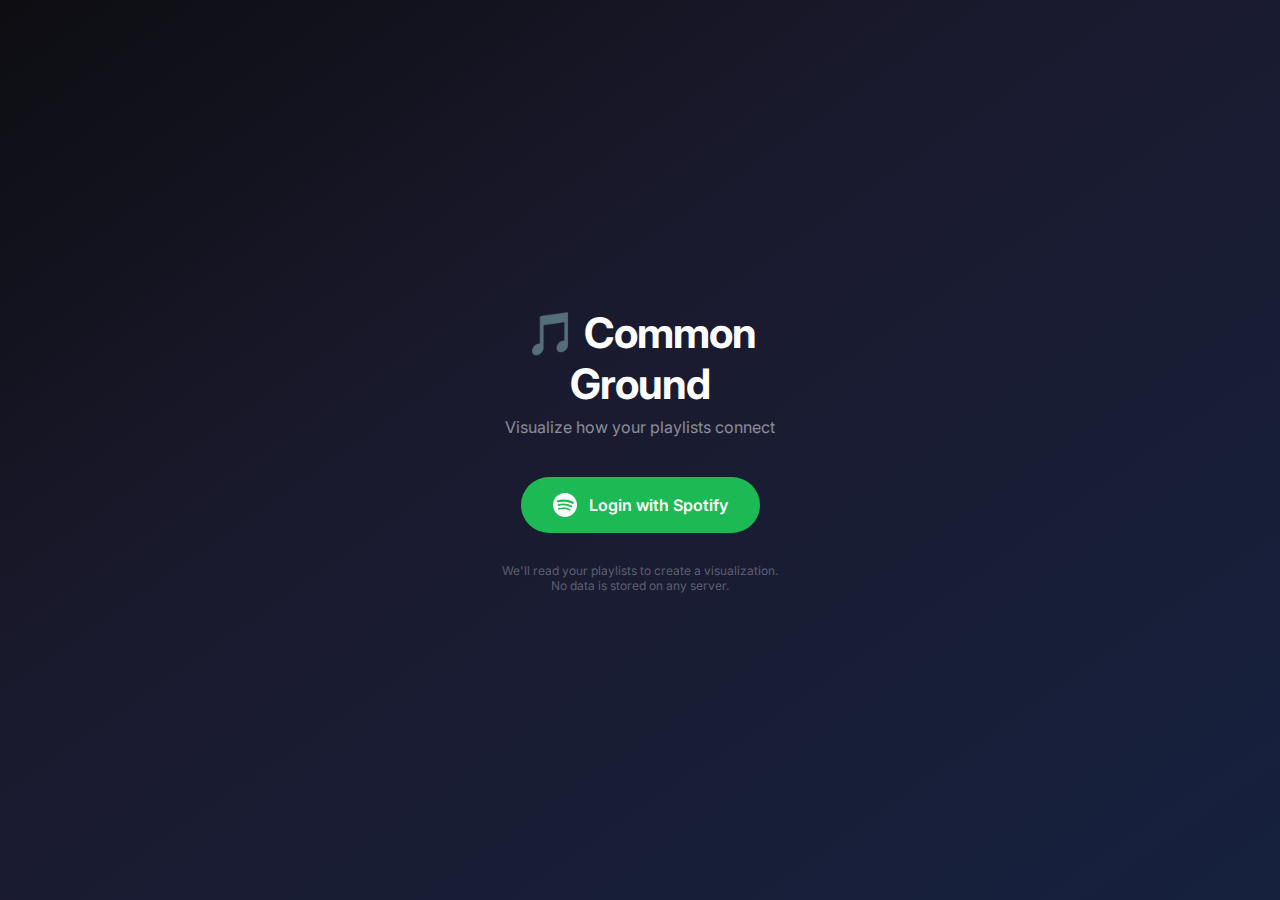
<file: index.html>
<!DOCTYPE html>
<html lang="en">
<head>
  <meta charset="UTF-8">
  <meta name="viewport" content="width=device-width, initial-scale=1.0">
  <title>Common Ground - Music Visualization</title>
  <link href="https://fonts.googleapis.com/css2?family=Inter:wght@400;500;600;700&display=swap" rel="stylesheet">
  <link rel="stylesheet" href="style.css">
</head>
<body>
  <!-- Login Screen -->
  <div id="login-screen">
    <div class="login-container">
      <h1>🎵 Common Ground</h1>
      <p class="tagline">Visualize how your playlists connect</p>
      <button class="spotify-btn" id="login-btn">
        <svg viewBox="0 0 24 24" fill="currentColor"><path d="M12 0C5.4 0 0 5.4 0 12s5.4 12 12 12 12-5.4 12-12S18.66 0 12 0zm5.521 17.34c-.24.359-.66.48-1.021.24-2.82-1.74-6.36-2.101-10.561-1.141-.418.122-.779-.179-.899-.539-.12-.421.18-.78.54-.9 4.56-1.021 8.52-.6 11.64 1.32.42.18.479.659.301 1.02zm1.44-3.3c-.301.42-.841.6-1.262.3-3.239-1.98-8.159-2.58-11.939-1.38-.479.12-1.02-.12-1.14-.6-.12-.48.12-1.021.6-1.141C9.6 9.9 15 10.561 18.72 12.84c.361.181.54.78.241 1.2zm.12-3.36C15.24 8.4 8.82 8.16 5.16 9.301c-.6.179-1.2-.181-1.38-.721-.18-.601.18-1.2.72-1.381 4.26-1.26 11.28-1.02 15.721 1.621.539.3.719 1.02.419 1.56-.299.421-1.02.599-1.559.3z"/></svg>
        Login with Spotify
      </button>
      <p class="login-footer">We'll read your playlists to create a visualization.<br>No data is stored on any server.</p>
    </div>
  </div>
  
  <!-- Loading Screen -->
  <div id="loading">
    <div class="loader"></div>
    <p id="loading-text">Connecting to Spotify...</p>
    <p class="progress" id="loading-progress"></p>
  </div>
  
  <!-- Main App -->
  <div id="app">
    <div class="control-panel">
      <h1>🎵 Common Ground</h1>
      <p class="subtitle"><span id="song-count">0</span> songs • <span id="playlist-count">0</span> playlists</p>
      
      <div class="user-info" id="user-info">
        <div class="user-avatar" id="user-avatar">?</div>
        <div class="user-details">
          <div class="user-name" id="user-name">Loading...</div>
          <div class="user-logout" id="logout-btn">Logout</div>
        </div>
      </div>
      
      <input type="text" class="search-input" id="search" placeholder="Search songs or artists...">
      <div class="search-results" id="search-results"></div>
      
      <div class="section-title">Zoom: <span id="zoom-level">35</span>%</div>
      <div class="zoom-controls">
        <button class="zoom-btn" onclick="adjustZoom(-0.1)">−</button>
        <button class="zoom-btn" onclick="resetZoom()">Reset</button>
        <button class="zoom-btn" onclick="adjustZoom(0.1)">+</button>
      </div>
      <div class="zoom-hint">Scroll to zoom • Drag to pan</div>
      
      <div class="section-title">Your Taste Profile</div>
      <div class="taste-profile" id="taste-profile">
        <div class="taste-score-container">
          <div class="taste-label" id="taste-label">Analyzing...</div>
          <div class="taste-bar-bg">
            <div class="taste-bar" id="taste-bar"></div>
          </div>
          <div class="taste-spectrum">
            <span>Eclectic</span>
            <span>Focused</span>
          </div>
        </div>
        <div class="taste-stats" id="taste-stats"></div>
      </div>
      
      <div class="section-title">Genres</div>
      <div class="genres-grid" id="genres"></div>
      
      <div class="section-title">Playlists</div>
      <div class="playlists-list" id="playlists"></div>
    </div>
    
    <div id="grid-container"><div id="grid"></div></div>
    
    <div class="tooltip" id="tooltip">
      <div class="song-name" id="tooltip-song"></div>
      <div class="artist-name" id="tooltip-artist"></div>
      <div class="category-badge" id="tooltip-category"></div>
      <div class="playlist-tags" id="tooltip-playlists"></div>
    </div>
    
    <div class="instructions">
      <div>🔍 <strong>Hover</strong> playlists/genres to highlight</div>
      <div>📍 Most popular songs are in the <strong>center</strong></div>
    </div>
  </div>

  <script src="app.js"></script>
</body>
</html>
</file>
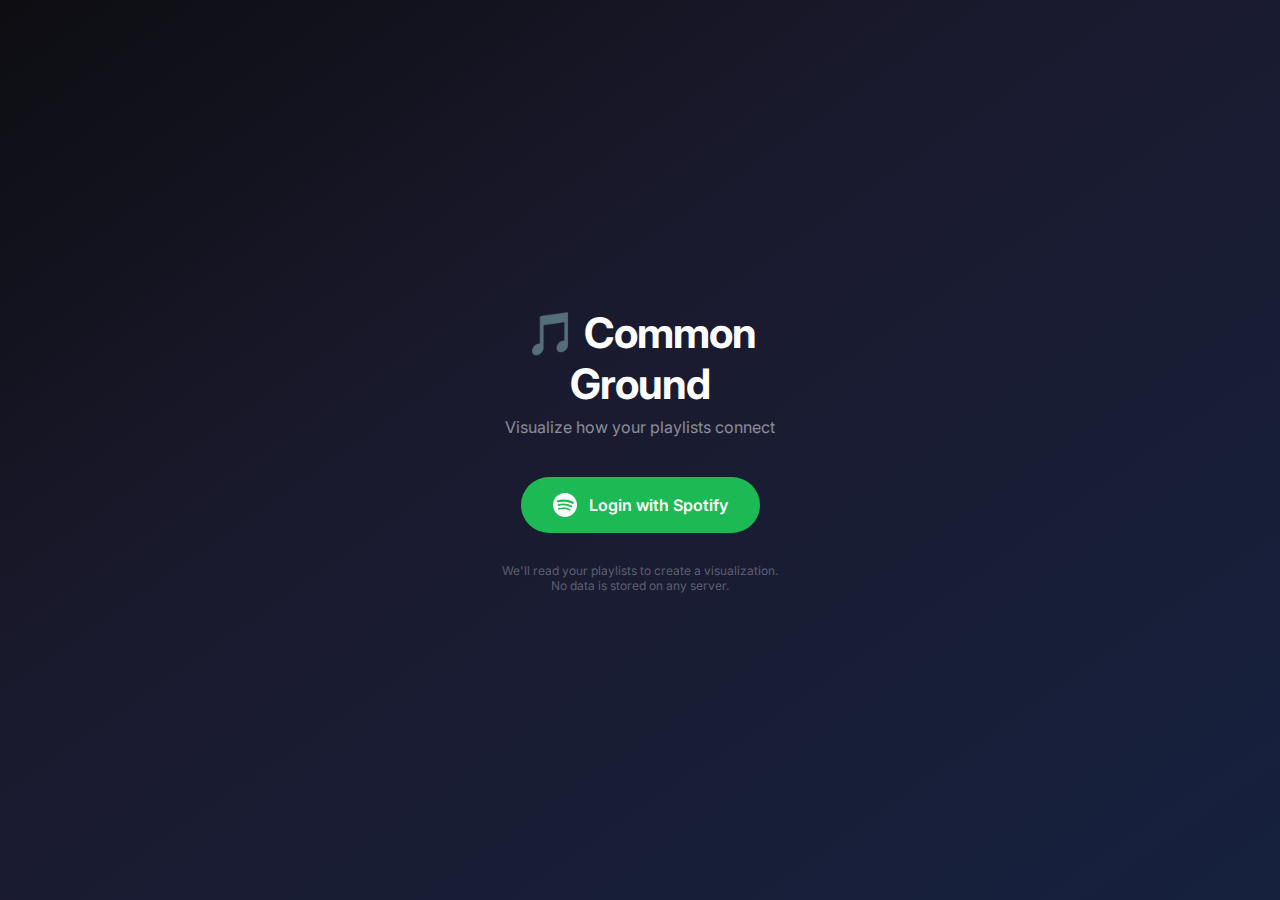
<file: spotify-callback/index.html>
<!DOCTYPE html>
<html lang="en">
    <head>
        <meta charset="utf-8">
        <meta name="viewport" content="width=device-width, initial-scale=1.0">
    </head>
    <body>
    </body>
    <script src="index.js"></script>
</html>
</file>
<file: style.css>
/* Common Ground - Music Visualization Styles */

* { box-sizing: border-box; margin: 0; padding: 0; }

body { 
  font-family: 'Inter', -apple-system, sans-serif;
  background: linear-gradient(145deg, #0d0d12 0%, #1a1a2e 40%, #16213e 100%);
  min-height: 100vh;
  overflow: hidden;
  color: #fff;
}

/* ==================== LOGIN SCREEN ==================== */
#login-screen {
  position: fixed;
  inset: 0;
  display: flex;
  flex-direction: column;
  align-items: center;
  justify-content: center;
  background: linear-gradient(145deg, #0d0d12 0%, #1a1a2e 40%, #16213e 100%);
  z-index: 10000;
}

#login-screen.hidden { display: none; }

.login-container {
  text-align: center;
  max-width: 400px;
  padding: 40px;
}

.login-container h1 {
  font-size: 42px;
  font-weight: 700;
  margin-bottom: 8px;
  letter-spacing: -1px;
}

.login-container .tagline {
  color: rgba(255,255,255,0.5);
  font-size: 16px;
  margin-bottom: 40px;
}

.spotify-btn {
  display: inline-flex;
  align-items: center;
  gap: 12px;
  background: #1DB954;
  color: #fff;
  border: none;
  padding: 16px 32px;
  border-radius: 50px;
  font-size: 16px;
  font-weight: 600;
  cursor: pointer;
  transition: all 0.2s;
  font-family: inherit;
}

.spotify-btn:hover { background: #1ed760; transform: scale(1.03); }
.spotify-btn:active { transform: scale(0.98); }
.spotify-btn svg { width: 24px; height: 24px; }

.login-footer {
  margin-top: 30px;
  font-size: 12px;
  color: rgba(255,255,255,0.3);
}

/* ==================== LOADING SCREEN ==================== */
#loading {
  position: fixed;
  inset: 0;
  display: none;
  flex-direction: column;
  align-items: center;
  justify-content: center;
  background: linear-gradient(145deg, #0d0d12 0%, #1a1a2e 40%, #16213e 100%);
  z-index: 9999;
}

#loading.visible { display: flex; }

.loader {
  width: 50px;
  height: 50px;
  border: 3px solid rgba(255,255,255,0.1);
  border-top-color: #1DB954;
  border-radius: 50%;
  animation: spin 1s linear infinite;
  margin-bottom: 16px;
}

@keyframes spin { to { transform: rotate(360deg); } }

#loading p { color: rgba(255,255,255,0.6); font-size: 15px; }
#loading .progress { color: rgba(255,255,255,0.35); font-size: 12px; margin-top: 8px; }

/* ==================== MAIN APP ==================== */
#app {
  width: 100vw;
  height: 100vh;
  position: relative;
  cursor: grab;
  display: none;
}

#app.ready { display: block; }
#app.panning { cursor: grabbing; }

/* ==================== CONTROL PANEL ==================== */
.control-panel {
  position: fixed;
  top: 16px;
  left: 16px;
  background: rgba(12,12,20,0.92);
  backdrop-filter: blur(20px);
  border-radius: 16px;
  padding: 18px;
  z-index: 1000;
  border: 1px solid rgba(255,255,255,0.08);
  min-width: 260px;
  max-width: 280px;
  max-height: calc(100vh - 32px);
  overflow-y: auto;
  box-shadow: 0 8px 32px rgba(0,0,0,0.4);
  cursor: default;
}

.control-panel h1 { font-size: 20px; font-weight: 700; margin-bottom: 2px; letter-spacing: -0.3px; }
.control-panel .subtitle { color: rgba(255,255,255,0.45); font-size: 12px; margin-bottom: 14px; }

/* User Info */
.user-info {
  display: flex;
  align-items: center;
  gap: 10px;
  padding: 10px;
  background: rgba(255,255,255,0.04);
  border-radius: 10px;
  margin-bottom: 14px;
}

.user-avatar {
  width: 36px;
  height: 36px;
  border-radius: 50%;
  background: #1DB954;
  display: flex;
  align-items: center;
  justify-content: center;
  font-weight: 600;
  font-size: 14px;
}

.user-avatar img { width: 100%; height: 100%; border-radius: 50%; object-fit: cover; }

.user-details { flex: 1; min-width: 0; }
.user-name { font-size: 13px; font-weight: 600; white-space: nowrap; overflow: hidden; text-overflow: ellipsis; }
.user-logout { font-size: 10px; color: rgba(255,255,255,0.4); cursor: pointer; }
.user-logout:hover { color: #ff6b6b; }

/* Search */
.search-input {
  width: 100%;
  padding: 9px 12px;
  border-radius: 8px;
  border: 1px solid rgba(255,255,255,0.1);
  background: rgba(255,255,255,0.04);
  color: #fff;
  font-size: 13px;
  margin-bottom: 10px;
  outline: none;
  font-family: inherit;
}

.search-input:focus { border-color: rgba(255,255,255,0.2); background: rgba(255,255,255,0.06); }
.search-results { max-height: 120px; overflow-y: auto; margin-bottom: 14px; }

.search-result {
  padding: 5px 8px;
  font-size: 12px;
  color: rgba(255,255,255,0.8);
  border-radius: 6px;
  background: rgba(255,255,255,0.04);
  margin-bottom: 3px;
  cursor: pointer;
  transition: background 0.15s;
}

.search-result:hover { background: rgba(255,255,255,0.08); }
.search-result .artist { color: rgba(255,255,255,0.4); font-size: 11px; }

/* Section Titles */
.section-title { 
  font-size: 11px; 
  color: rgba(255,255,255,0.35); 
  margin-bottom: 6px; 
  text-transform: uppercase; 
  letter-spacing: 1px; 
  font-weight: 600; 
}

/* Zoom Controls */
.zoom-controls { display: flex; gap: 6px; margin-bottom: 5px; }

.zoom-btn {
  flex: 1; 
  padding: 7px; 
  border-radius: 6px; 
  border: none;
  background: rgba(255,255,255,0.08); 
  color: #fff; 
  cursor: pointer;
  font-size: 13px; 
  font-weight: 500; 
  font-family: inherit; 
  transition: background 0.15s;
}

.zoom-btn:hover { background: rgba(255,255,255,0.12); }
.zoom-hint { font-size: 10px; color: rgba(255,255,255,0.25); text-align: center; margin-bottom: 14px; }

/* Genres */
.genres-grid { display: flex; flex-wrap: wrap; gap: 3px; margin-bottom: 14px; }

.genre-item {
  display: flex; 
  align-items: center; 
  gap: 5px; 
  padding: 4px 7px;
  border-radius: 8px; 
  cursor: pointer; 
  transition: all 0.15s; 
  border: 1px solid transparent;
}

.genre-item:hover { background: rgba(255,255,255,0.08); }
.genre-dot { width: 8px; height: 8px; border-radius: 2px; }
.genre-name { font-size: 11px; text-transform: capitalize; }
.genre-count { font-size: 10px; color: rgba(255,255,255,0.35); }

/* Playlists */
.playlists-list { max-height: 220px; overflow-y: auto; }

.playlist-item {
  display: flex; 
  align-items: center; 
  gap: 8px; 
  padding: 6px 8px;
  border-radius: 8px; 
  cursor: pointer; 
  transition: all 0.15s;
}

.playlist-item:hover { background: rgba(255,255,255,0.08); }
.playlist-dot { width: 8px; height: 8px; border-radius: 2px; flex-shrink: 0; }
.playlist-info { flex: 1; min-width: 0; }
.playlist-name { font-size: 12px; font-weight: 500; white-space: nowrap; overflow: hidden; text-overflow: ellipsis; }
.playlist-count { font-size: 10px; color: rgba(255,255,255,0.35); }

/* ==================== GRID ==================== */
#grid-container { 
  position: absolute; 
  left: 50%; 
  top: 50%; 
  transform-origin: center center; 
  will-change: transform; 
}

#grid { display: grid; gap: 5px; contain: layout style; }

/* ==================== SONG TILES ==================== */
.song-tile {
  width: 52px; 
  height: 52px; 
  border-radius: 6px; 
  position: relative; 
  overflow: hidden;
  cursor: pointer; 
  transition: transform 0.15s ease, box-shadow 0.15s ease; 
  border: 2px solid transparent;
  box-shadow: 0 2px 6px rgba(0,0,0,0.3); 
  contain: layout style paint;
}

.song-tile:hover { transform: scale(1.3); z-index: 100; box-shadow: 0 8px 32px rgba(0,0,0,0.5); }
.song-tile.dimmed { opacity: 0.1; }
.song-tile.highlighted { box-shadow: 0 0 16px var(--highlight-color); border-color: var(--highlight-color); }

/* Pre-defined highlight colors for playlists */
.song-tile.hl-0 { --highlight-color: #ff6b6b; }
.song-tile.hl-1 { --highlight-color: #4ecdc4; }
.song-tile.hl-2 { --highlight-color: #ffe66d; }
.song-tile.hl-3 { --highlight-color: #95e1d3; }
.song-tile.hl-4 { --highlight-color: #dda0dd; }
.song-tile.hl-5 { --highlight-color: #f7dc6f; }
.song-tile.hl-6 { --highlight-color: #87ceeb; }
.song-tile.hl-7 { --highlight-color: #ff9f43; }
.song-tile.hl-8 { --highlight-color: #a29bfe; }
.song-tile.hl-9 { --highlight-color: #fd79a8; }
.song-tile.hl-10 { --highlight-color: #00cec9; }
.song-tile.hl-11 { --highlight-color: #e17055; }
.song-tile.hl-12 { --highlight-color: #74b9ff; }
.song-tile.hl-13 { --highlight-color: #55efc4; }
.song-tile.hl-14 { --highlight-color: #ffeaa7; }
.song-tile.hl-15 { --highlight-color: #fab1a0; }
.song-tile.hl-16 { --highlight-color: #81ecec; }
.song-tile.hl-17 { --highlight-color: #dfe6e9; }

/* Category highlight colors */
.song-tile.hl-cat-rb { --highlight-color: #f39c12; }
.song-tile.hl-cat-hiphop { --highlight-color: #1abc9c; }
.song-tile.hl-cat-pop { --highlight-color: #ff6b81; }
.song-tile.hl-cat-rock { --highlight-color: #e74c3c; }
.song-tile.hl-cat-electronic { --highlight-color: #00d2d3; }
.song-tile.hl-cat-soul { --highlight-color: #9b59b6; }
.song-tile.hl-cat-latin { --highlight-color: #fd79a8; }
.song-tile.hl-cat-indie { --highlight-color: #a29bfe; }
.song-tile.hl-cat-jazz { --highlight-color: #fdcb6e; }
.song-tile.hl-cat-country { --highlight-color: #d35400; }
.song-tile.hl-cat-dancehall { --highlight-color: #00b894; }
.song-tile.hl-cat-other { --highlight-color: #636e72; }

.song-tile img { position: absolute; inset: 0; width: 100%; height: 100%; object-fit: cover; }

.song-tile .fallback {
  display: flex; 
  align-items: center; 
  justify-content: center;
  width: 100%; 
  height: 100%; 
  font-size: 13px; 
  font-weight: 600; 
  color: rgba(255,255,255,0.85);
}

.song-tile .category-bar { position: absolute; bottom: 0; left: 0; right: 0; height: 3px; }

.song-tile .popularity-badge {
  position: absolute; 
  top: 2px; 
  right: 2px; 
  background: rgba(0,0,0,0.8);
  border-radius: 8px; 
  padding: 1px 4px; 
  font-size: 9px; 
  font-weight: 600;
}

/* ==================== TOOLTIP ==================== */
.tooltip {
  position: fixed; 
  background: rgba(8,8,16,0.97); 
  border: 1px solid rgba(255,255,255,0.12);
  border-radius: 12px; 
  padding: 12px 16px; 
  z-index: 2000; 
  min-width: 180px; 
  max-width: 260px;
  pointer-events: none; 
  box-shadow: 0 12px 40px rgba(0,0,0,0.5); 
  display: none;
}

.tooltip.visible { display: block; }
.tooltip .song-name { font-weight: 600; font-size: 14px; margin-bottom: 3px; }
.tooltip .artist-name { color: rgba(255,255,255,0.55); font-size: 12px; margin-bottom: 8px; }

.tooltip .category-badge {
  display: inline-block; 
  font-size: 10px; 
  padding: 3px 8px; 
  border-radius: 12px;
  font-weight: 600; 
  text-transform: uppercase; 
  letter-spacing: 0.5px; 
  margin-bottom: 8px;
}

.tooltip .playlist-tags { display: flex; gap: 4px; flex-wrap: wrap; }
.tooltip .playlist-tag { font-size: 10px; padding: 3px 7px; border-radius: 10px; font-weight: 500; }

/* ==================== INSTRUCTIONS ==================== */
.instructions {
  position: fixed; 
  bottom: 16px; 
  right: 16px; 
  background: rgba(12,12,20,0.85);
  backdrop-filter: blur(10px); 
  border-radius: 10px; 
  padding: 10px 14px;
  border: 1px solid rgba(255,255,255,0.08); 
  font-size: 11px; 
  color: rgba(255,255,255,0.5);
}

.instructions strong { color: rgba(255,255,255,0.7); }

/* ==================== TASTE PROFILE ==================== */
.taste-profile { margin-bottom: 16px; }
.taste-score-container { margin-bottom: 10px; }
.taste-label { font-size: 15px; font-weight: 600; margin-bottom: 6px; text-align: center; }
.taste-bar-bg { height: 8px; background: rgba(255,255,255,0.1); border-radius: 4px; overflow: hidden; margin-bottom: 4px; }
.taste-bar { height: 100%; border-radius: 4px; transition: width 1s ease, background 1s ease; }
.taste-spectrum { display: flex; justify-content: space-between; font-size: 10px; color: rgba(255,255,255,0.4); }
.taste-stats { display: grid; grid-template-columns: 1fr 1fr; gap: 6px; margin-top: 10px; }
.taste-stat { background: rgba(255,255,255,0.04); border-radius: 8px; padding: 8px; text-align: center; }
.taste-stat-value { font-size: 18px; font-weight: 700; margin-bottom: 2px; }
.taste-stat-label { font-size: 10px; color: rgba(255,255,255,0.5); text-transform: uppercase; letter-spacing: 0.5px; }

/* ==================== SCROLLBAR ==================== */
::-webkit-scrollbar { width: 5px; }
::-webkit-scrollbar-track { background: rgba(255,255,255,0.03); }
::-webkit-scrollbar-thumb { background: rgba(255,255,255,0.15); border-radius: 3px; }
</file>
